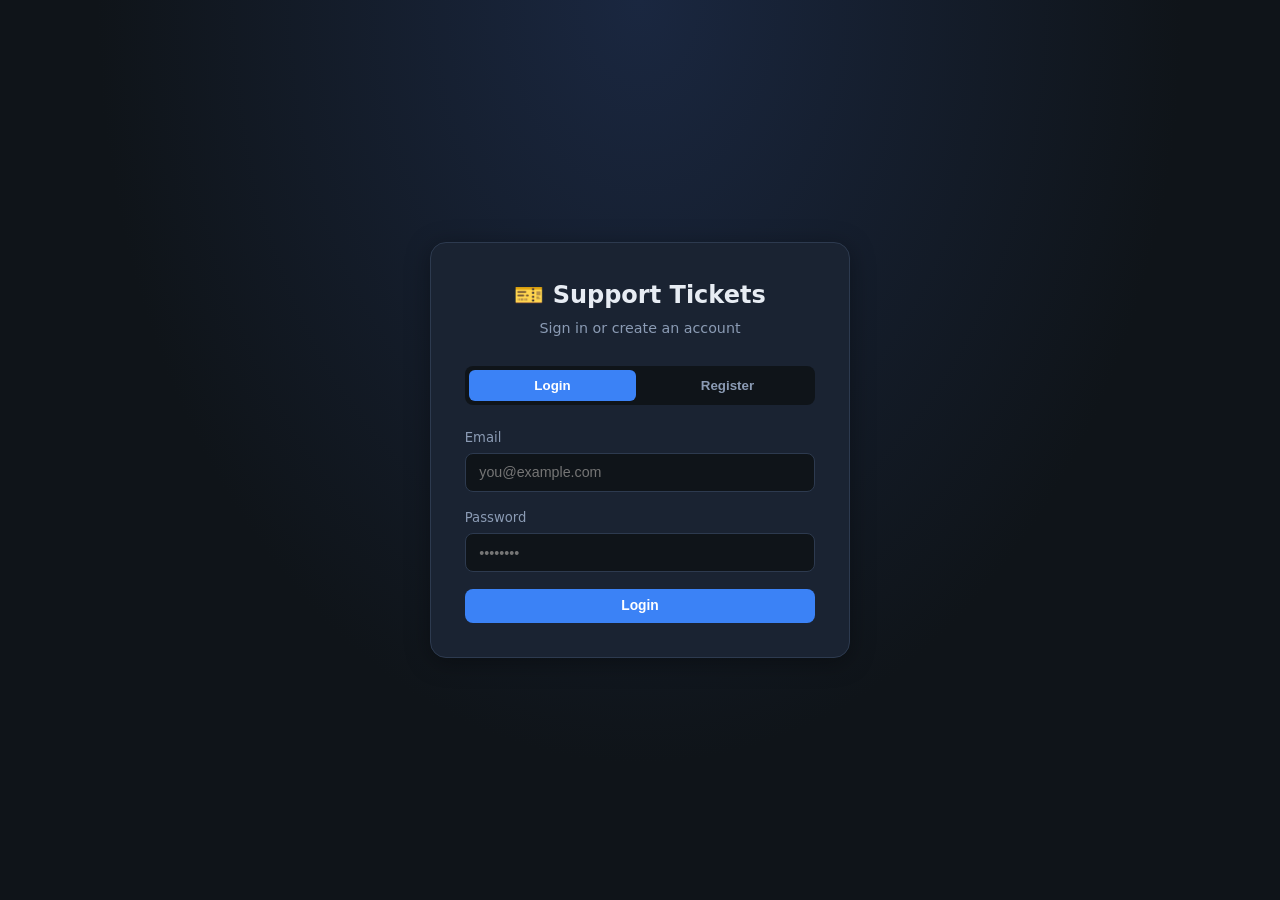
<file: frontend/index.html>
<!DOCTYPE html>
<html lang="en">
<head>
  <meta charset="UTF-8" />
  <meta name="viewport" content="width=device-width, initial-scale=1.0" />
  <title>Support Ticket System – Login</title>
  <link rel="stylesheet" href="css/styles.css" />
</head>
<body>
  <div class="auth-page">
    <div class="auth-card">
      <h1>🎫 Support Tickets</h1>
      <p class="subtitle">Sign in or create an account</p>

      <div class="auth-tabs">
        <button type="button" id="tab-login" class="active">Login</button>
        <button type="button" id="tab-register">Register</button>
      </div>

      <div id="alert" class="alert hidden"></div>

      <!-- Login form -->
      <form id="login-form">
        <div class="form-group">
          <label for="login-email">Email</label>
          <input type="email" id="login-email" required placeholder="you@example.com" autocomplete="email" />
        </div>
        <div class="form-group">
          <label for="login-password">Password</label>
          <input type="password" id="login-password" required minlength="8" placeholder="••••••••" autocomplete="current-password" />
        </div>
        <button type="submit" class="btn btn-primary btn-block" id="login-btn">Login</button>
      </form>

      <!-- Register form -->
      <form id="register-form" class="hidden">
        <div class="form-group">
          <label for="reg-name">Full Name</label>
          <input type="text" id="reg-name" required minlength="2" placeholder="John Doe" />
        </div>
        <div class="form-group">
          <label for="reg-email">Email</label>
          <input type="email" id="reg-email" required placeholder="you@example.com" />
        </div>
        <div class="form-group">
          <label for="reg-password">Password</label>
          <input type="password" id="reg-password" required minlength="8" placeholder="Min 8 characters" />
        </div>
        <button type="submit" class="btn btn-primary btn-block" id="register-btn">Create Account</button>
      </form>
    </div>
  </div>

  <script src="js/config.js"></script>
  <script src="js/api.js"></script>
  <script src="js/auth.js"></script>
  <script>
    // Redirect if already logged in
    if (isLoggedIn()) {
      window.location.href = "dashboard.html";
    }

    const tabLogin = document.getElementById("tab-login");
    const tabRegister = document.getElementById("tab-register");
    const loginForm = document.getElementById("login-form");
    const registerForm = document.getElementById("register-form");
    const alertEl = document.getElementById("alert");

    function showAlert(msg, type = "error") {
      alertEl.textContent = msg;
      alertEl.className = `alert alert-${type}`;
      alertEl.classList.remove("hidden");
    }

    function hideAlert() {
      alertEl.classList.add("hidden");
    }

    tabLogin.addEventListener("click", () => {
      tabLogin.classList.add("active");
      tabRegister.classList.remove("active");
      loginForm.classList.remove("hidden");
      registerForm.classList.add("hidden");
      hideAlert();
    });

    tabRegister.addEventListener("click", () => {
      tabRegister.classList.add("active");
      tabLogin.classList.remove("active");
      registerForm.classList.remove("hidden");
      loginForm.classList.add("hidden");
      hideAlert();
    });

    loginForm.addEventListener("submit", async (e) => {
      e.preventDefault();
      hideAlert();
      const btn = document.getElementById("login-btn");
      btn.disabled = true;
      btn.textContent = "Signing in…";
      try {
        await login(
          document.getElementById("login-email").value.trim(),
          document.getElementById("login-password").value
        );
        window.location.href = "dashboard.html";
      } catch (err) {
        showAlert(err.message || "Login failed");
      } finally {
        btn.disabled = false;
        btn.textContent = "Login";
      }
    });

    registerForm.addEventListener("submit", async (e) => {
      e.preventDefault();
      hideAlert();
      const btn = document.getElementById("register-btn");
      btn.disabled = true;
      btn.textContent = "Creating…";
      try {
        await register(
          document.getElementById("reg-name").value.trim(),
          document.getElementById("reg-email").value.trim(),
          document.getElementById("reg-password").value
        );
        showAlert("Account created! Please login.", "success");
        tabLogin.click();
        document.getElementById("login-email").value = document.getElementById("reg-email").value;
      } catch (err) {
        showAlert(err.message || "Registration failed");
      } finally {
        btn.disabled = false;
        btn.textContent = "Create Account";
      }
    });
  </script>
</body>
</html>
</file>
<file: frontend/css/styles.css>
/* ========== Reset & Base ========== */
*,
*::before,
*::after {
  box-sizing: border-box;
  margin: 0;
  padding: 0;
}

:root {
  --bg: #0f1419;
  --surface: #1a2332;
  --surface2: #243044;
  --border: #2d3a4f;
  --text: #e7ecf3;
  --text-muted: #8b9bb4;
  --primary: #3b82f6;
  --primary-hover: #2563eb;
  --success: #22c55e;
  --warning: #f59e0b;
  --danger: #ef4444;
  --info: #06b6d4;
  --radius: 10px;
  --shadow: 0 4px 24px rgba(0, 0, 0, 0.35);
  --font: "Segoe UI", system-ui, -apple-system, sans-serif;
}

html {
  font-size: 15px;
}

body {
  font-family: var(--font);
  background: var(--bg);
  color: var(--text);
  min-height: 100vh;
  line-height: 1.5;
}

a {
  color: var(--primary);
  text-decoration: none;
}
a:hover {
  text-decoration: underline;
}

/* ========== Auth pages ========== */
.auth-page {
  min-height: 100vh;
  display: flex;
  align-items: center;
  justify-content: center;
  padding: 1.5rem;
  background: radial-gradient(ellipse at top, #1a2740 0%, var(--bg) 60%);
}

.auth-card {
  width: 100%;
  max-width: 420px;
  background: var(--surface);
  border: 1px solid var(--border);
  border-radius: 16px;
  padding: 2.25rem;
  box-shadow: var(--shadow);
}

.auth-card h1 {
  font-size: 1.6rem;
  margin-bottom: 0.35rem;
  text-align: center;
}

.auth-card .subtitle {
  text-align: center;
  color: var(--text-muted);
  margin-bottom: 1.75rem;
  font-size: 0.95rem;
}

.auth-tabs {
  display: flex;
  gap: 0.5rem;
  margin-bottom: 1.5rem;
  background: var(--bg);
  border-radius: 8px;
  padding: 4px;
}

.auth-tabs button {
  flex: 1;
  padding: 0.55rem;
  border: none;
  background: transparent;
  color: var(--text-muted);
  border-radius: 6px;
  cursor: pointer;
  font-weight: 600;
  transition: 0.15s;
}

.auth-tabs button.active {
  background: var(--primary);
  color: #fff;
}

.form-group {
  margin-bottom: 1.1rem;
}

.form-group label {
  display: block;
  margin-bottom: 0.35rem;
  font-size: 0.88rem;
  color: var(--text-muted);
  font-weight: 500;
}

.form-group input,
.form-group select,
.form-group textarea {
  width: 100%;
  padding: 0.7rem 0.9rem;
  background: var(--bg);
  border: 1px solid var(--border);
  border-radius: 8px;
  color: var(--text);
  font-size: 0.95rem;
  outline: none;
  transition: border-color 0.15s;
}

.form-group input:focus,
.form-group select:focus,
.form-group textarea:focus {
  border-color: var(--primary);
}

.form-group textarea {
  min-height: 100px;
  resize: vertical;
}

.btn {
  display: inline-flex;
  align-items: center;
  justify-content: center;
  gap: 0.4rem;
  padding: 0.65rem 1.2rem;
  border: none;
  border-radius: 8px;
  font-weight: 600;
  font-size: 0.92rem;
  cursor: pointer;
  transition: 0.15s;
}

.btn-primary {
  background: var(--primary);
  color: #fff;
}
.btn-primary:hover {
  background: var(--primary-hover);
}

.btn-secondary {
  background: var(--surface2);
  color: var(--text);
  border: 1px solid var(--border);
}
.btn-secondary:hover {
  background: var(--border);
}

.btn-danger {
  background: var(--danger);
  color: #fff;
}
.btn-danger:hover {
  background: #dc2626;
}

.btn-sm {
  padding: 0.35rem 0.7rem;
  font-size: 0.82rem;
}

.btn-block {
  width: 100%;
}

.btn:disabled {
  opacity: 0.55;
  cursor: not-allowed;
}

.alert {
  padding: 0.75rem 1rem;
  border-radius: 8px;
  margin-bottom: 1rem;
  font-size: 0.9rem;
}

.alert-error {
  background: rgba(239, 68, 68, 0.15);
  border: 1px solid rgba(239, 68, 68, 0.4);
  color: #fca5a5;
}

.alert-success {
  background: rgba(34, 197, 94, 0.15);
  border: 1px solid rgba(34, 197, 94, 0.4);
  color: #86efac;
}

.hidden {
  display: none !important;
}

/* ========== Dashboard layout ========== */
.app-shell {
  display: flex;
  min-height: 100vh;
}

.sidebar {
  width: 240px;
  background: var(--surface);
  border-right: 1px solid var(--border);
  display: flex;
  flex-direction: column;
  flex-shrink: 0;
}

.sidebar-brand {
  padding: 1.4rem 1.25rem;
  font-size: 1.15rem;
  font-weight: 700;
  border-bottom: 1px solid var(--border);
  display: flex;
  align-items: center;
  gap: 0.5rem;
}

.sidebar-brand span {
  color: var(--primary);
}

.sidebar-nav {
  padding: 1rem 0.75rem;
  flex: 1;
}

.sidebar-nav a {
  display: flex;
  align-items: center;
  gap: 0.6rem;
  padding: 0.65rem 0.9rem;
  border-radius: 8px;
  color: var(--text-muted);
  font-weight: 500;
  margin-bottom: 0.25rem;
  text-decoration: none;
  transition: 0.12s;
}

.sidebar-nav a:hover,
.sidebar-nav a.active {
  background: var(--surface2);
  color: var(--text);
}

.sidebar-nav a.active {
  background: rgba(59, 130, 246, 0.15);
  color: var(--primary);
}

.sidebar-footer {
  padding: 1rem;
  border-top: 1px solid var(--border);
}

.user-info {
  font-size: 0.85rem;
  color: var(--text-muted);
  margin-bottom: 0.6rem;
}

.user-info strong {
  color: var(--text);
  display: block;
}

.main {
  flex: 1;
  display: flex;
  flex-direction: column;
  min-width: 0;
}

.topbar {
  padding: 1rem 1.5rem;
  border-bottom: 1px solid var(--border);
  background: var(--surface);
  display: flex;
  align-items: center;
  justify-content: space-between;
  gap: 1rem;
}

.topbar h2 {
  font-size: 1.25rem;
  font-weight: 600;
}

.content {
  padding: 1.5rem;
  flex: 1;
  overflow-y: auto;
}

/* ========== Cards & tables ========== */
.card {
  background: var(--surface);
  border: 1px solid var(--border);
  border-radius: var(--radius);
  padding: 1.25rem;
  margin-bottom: 1.25rem;
}

.card-header {
  display: flex;
  align-items: center;
  justify-content: space-between;
  margin-bottom: 1rem;
  flex-wrap: wrap;
  gap: 0.75rem;
}

.card-header h3 {
  font-size: 1.05rem;
}

.stats-grid {
  display: grid;
  grid-template-columns: repeat(auto-fit, minmax(160px, 1fr));
  gap: 1rem;
  margin-bottom: 1.5rem;
}

.stat-card {
  background: var(--surface);
  border: 1px solid var(--border);
  border-radius: var(--radius);
  padding: 1.1rem;
}

.stat-card .label {
  font-size: 0.82rem;
  color: var(--text-muted);
  margin-bottom: 0.3rem;
}

.stat-card .value {
  font-size: 1.6rem;
  font-weight: 700;
}

.filters {
  display: flex;
  flex-wrap: wrap;
  gap: 0.75rem;
  margin-bottom: 1rem;
}

.filters input,
.filters select {
  padding: 0.5rem 0.75rem;
  background: var(--bg);
  border: 1px solid var(--border);
  border-radius: 8px;
  color: var(--text);
  font-size: 0.9rem;
  min-width: 140px;
}

.table-wrap {
  overflow-x: auto;
}

table {
  width: 100%;
  border-collapse: collapse;
  font-size: 0.9rem;
}

th,
td {
  padding: 0.75rem 0.9rem;
  text-align: left;
  border-bottom: 1px solid var(--border);
}

th {
  color: var(--text-muted);
  font-weight: 600;
  font-size: 0.8rem;
  text-transform: uppercase;
  letter-spacing: 0.03em;
}

tr:hover td {
  background: rgba(255, 255, 255, 0.02);
}

/* Badges */
.badge {
  display: inline-block;
  padding: 0.2rem 0.55rem;
  border-radius: 999px;
  font-size: 0.75rem;
  font-weight: 600;
  text-transform: capitalize;
}

.badge-open,
.badge-new {
  background: rgba(59, 130, 246, 0.2);
  color: #93c5fd;
}
.badge-in_progress,
.badge-in-progress {
  background: rgba(245, 158, 11, 0.2);
  color: #fcd34d;
}
.badge-resolved,
.badge-closed {
  background: rgba(34, 197, 94, 0.2);
  color: #86efac;
}
.badge-high,
.badge-urgent {
  background: rgba(239, 68, 68, 0.2);
  color: #fca5a5;
}
.badge-medium {
  background: rgba(245, 158, 11, 0.2);
  color: #fcd34d;
}
.badge-low {
  background: rgba(34, 197, 94, 0.2);
  color: #86efac;
}

/* Modal */
.modal-overlay {
  position: fixed;
  inset: 0;
  background: rgba(0, 0, 0, 0.6);
  display: flex;
  align-items: center;
  justify-content: center;
  z-index: 100;
  padding: 1rem;
}

.modal {
  background: var(--surface);
  border: 1px solid var(--border);
  border-radius: 14px;
  width: 100%;
  max-width: 560px;
  max-height: 90vh;
  overflow-y: auto;
  box-shadow: var(--shadow);
}

.modal-header {
  padding: 1.1rem 1.35rem;
  border-bottom: 1px solid var(--border);
  display: flex;
  align-items: center;
  justify-content: space-between;
}

.modal-header h3 {
  font-size: 1.1rem;
}

.modal-body {
  padding: 1.35rem;
}

.modal-footer {
  padding: 1rem 1.35rem;
  border-top: 1px solid var(--border);
  display: flex;
  justify-content: flex-end;
  gap: 0.6rem;
}

.icon-btn {
  background: none;
  border: none;
  color: var(--text-muted);
  cursor: pointer;
  font-size: 1.3rem;
  line-height: 1;
  padding: 0.2rem;
}
.icon-btn:hover {
  color: var(--text);
}

/* Ticket detail */
.detail-grid {
  display: grid;
  grid-template-columns: 1fr 1fr;
  gap: 0.9rem;
  margin-bottom: 1.25rem;
}

.detail-item label {
  font-size: 0.78rem;
  color: var(--text-muted);
  display: block;
  margin-bottom: 0.15rem;
}

.detail-item .val {
  font-weight: 500;
}

.comments-list {
  margin-top: 0.75rem;
}

.comment {
  background: var(--bg);
  border: 1px solid var(--border);
  border-radius: 8px;
  padding: 0.85rem;
  margin-bottom: 0.6rem;
}

.comment-meta {
  font-size: 0.8rem;
  color: var(--text-muted);
  margin-bottom: 0.35rem;
}

.empty-state {
  text-align: center;
  padding: 2.5rem 1rem;
  color: var(--text-muted);
}

.pagination {
  display: flex;
  align-items: center;
  justify-content: center;
  gap: 0.75rem;
  margin-top: 1.25rem;
}

.loading {
  text-align: center;
  padding: 2rem;
  color: var(--text-muted);
}

/* Responsive */
@media (max-width: 768px) {
  .app-shell {
    flex-direction: column;
  }
  .sidebar {
    width: 100%;
    border-right: none;
    border-bottom: 1px solid var(--border);
  }
  .sidebar-nav {
    display: flex;
    overflow-x: auto;
    padding: 0.5rem;
  }
  .sidebar-nav a {
    white-space: nowrap;
  }
  .detail-grid {
    grid-template-columns: 1fr;
  }
}
</file>
